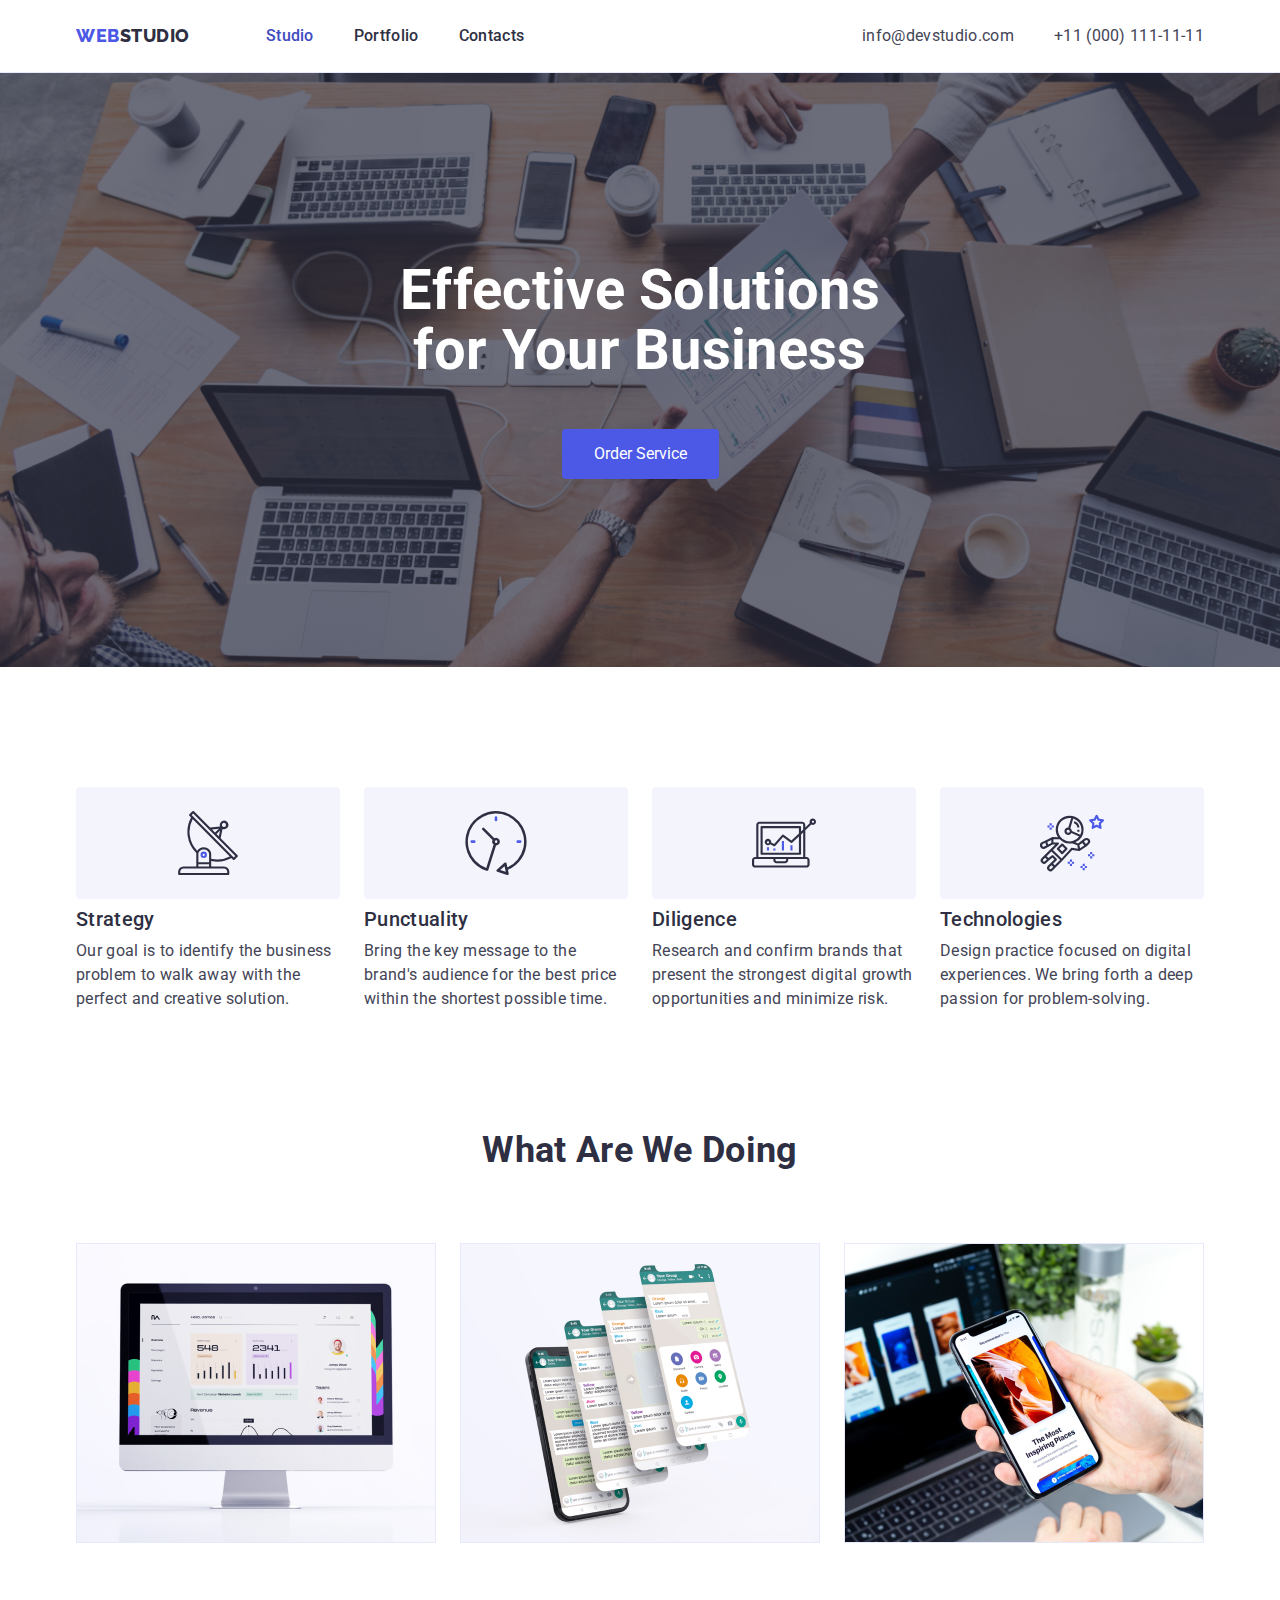
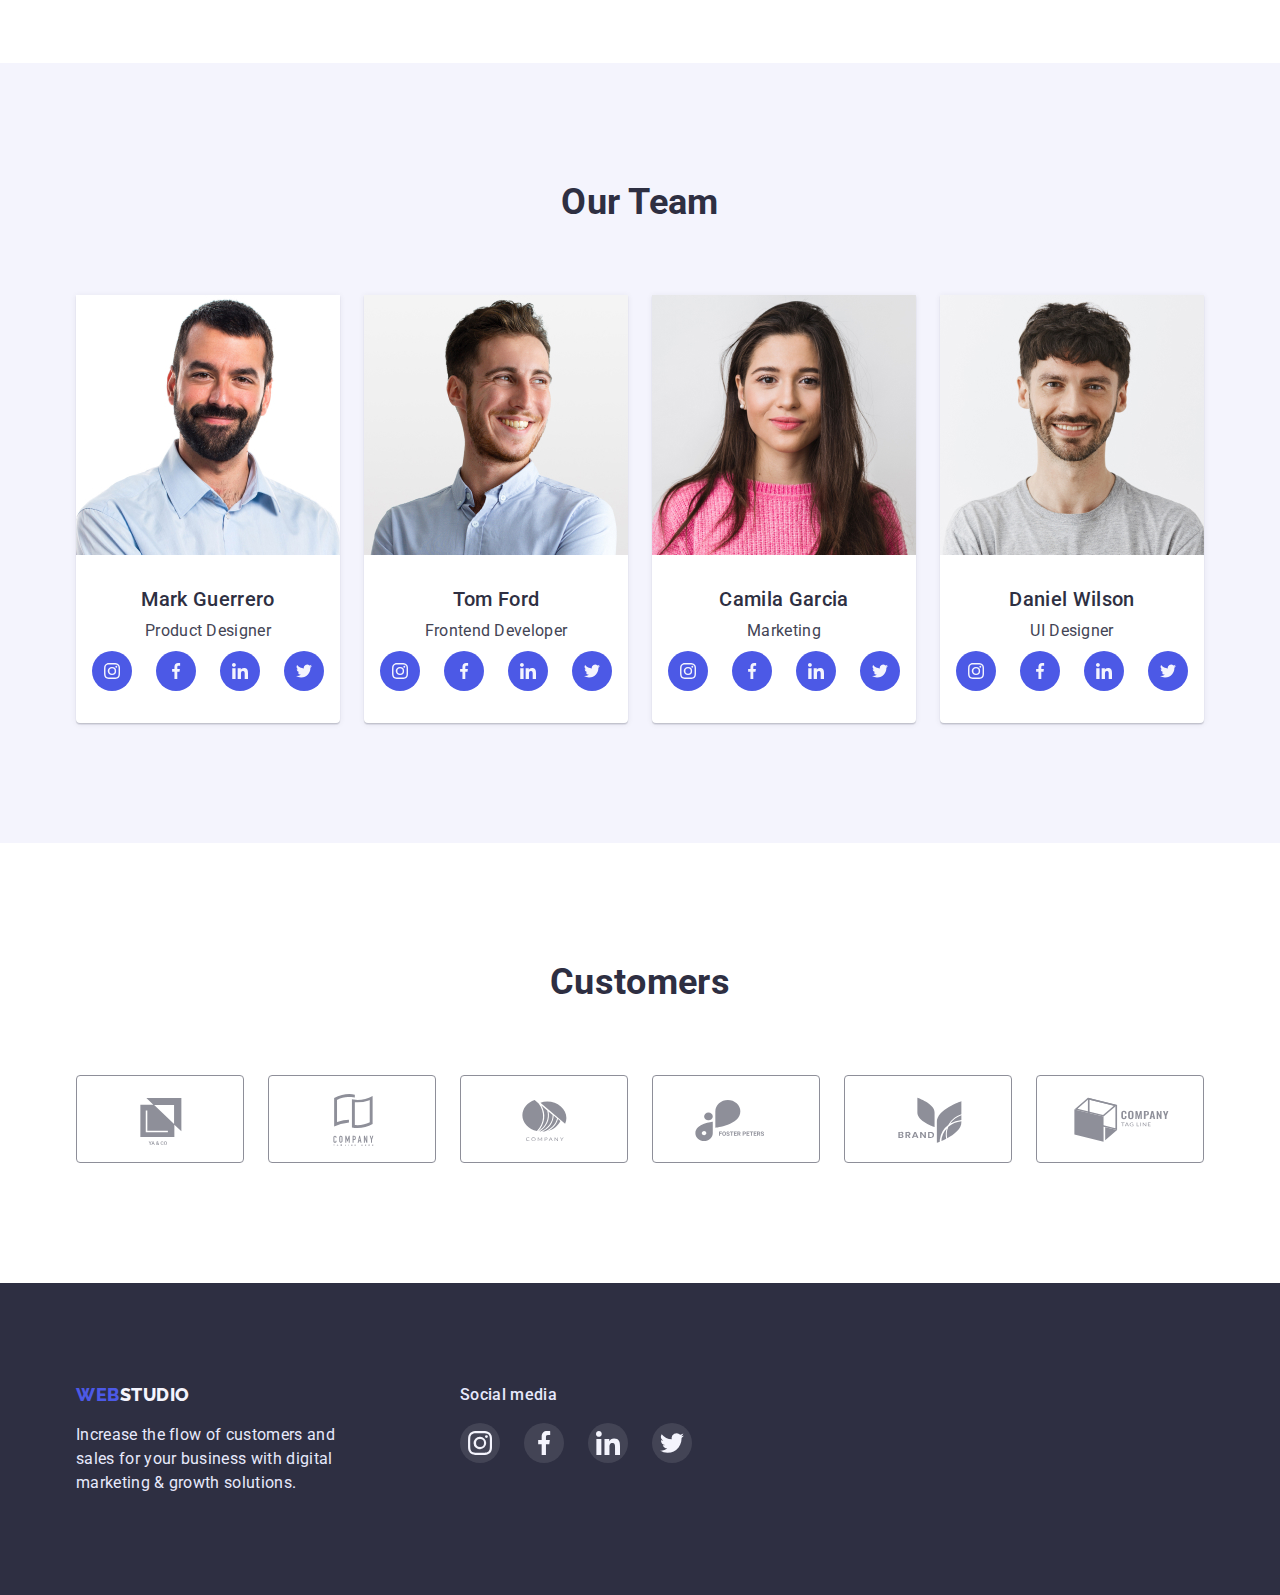
<file: index.html>
<!DOCTYPE html>
<html lang="en">
  <head>
    <meta charset="UTF-8" />
    <meta http-equiv="X-UA-Compatible" content="IE=edge" />
    <meta name="viewport" content="width=device-width, initial-scale=1.0" />

    <!-- Title -->
    <title>WebStudio</title>

    <!-- Fonts -->
    <link rel="preconnect" href="https://fonts.googleapis.com" />
    <link rel="preconnect" href="https://fonts.gstatic.com" crossorigin />
    <link
      href="https://fonts.googleapis.com/css2?family=Roboto:wght@400;500;700&family=Raleway:wght@800&display=swap"
      rel="stylesheet"
    />

    <!-- Styles -->
    <link
      rel="stylesheet"
      href="https://cdn.jsdelivr.net/npm/modern-normalize@1.1.0/modern-normalize.min.css"
    />
    <link rel="stylesheet" href="./css/styles.css" />
  </head>

  <body>
    <header class="header">
      <div class="container">
        <nav class="nav">
          <a href="./index.html" class="logo link"> <span>Web</span>Studio </a>
          <ul class="nav-list list">
            <li class="nav-item">
              <a class="nav-link link current" href="./index.html">Studio</a>
            </li>
            <li class="nav-item">
              <a class="nav-link link" href="./portfolio.html">Portfolio</a>
            </li>
            <li class="nav-item">
              <a class="nav-link link" href="">Contacts</a>
            </li>
          </ul>
        </nav>

        <address class="address">
          <ul class="address-list list">
            <li class="address-item">
              <a class="address-link link" href="mailto:info@devstudio.com"
                >info@devstudio.com</a
              >
            </li>
            <li class="address-item">
              <a class="address-link link" href="tel:+110001111111"
                >+11 (000) 111-11-11</a
              >
            </li>
          </ul>
        </address>
      </div>
    </header>

    <main>
      <!-- Hero -->
      <section class="hero">
        <div class="container">
          <h1 class="hero-title text-centered">
            Effective Solutions for Your Business
          </h1>
          <button type="button" class="hero-button">Order Service</button>
        </div>
      </section>

      <!-- Our benefits -->
      <section class="benefits section">
        <div class="container">
          <h2 class="section-title visually-hidden">Our benefits</h2>
          <ul class="benefits-list list">
            <li class="benefits-item">
              <div class="benefits-icon-wrapper">
                <svg class="benefits-icon">
                  <use href="./images/sprite.svg#antenna"></use>
                </svg>
              </div>
              <h3 class="benefits-subtitle">Strategy</h3>
              <p class="benefits-text">
                Our goal is to identify the business problem to walk away with
                the perfect and creative solution.
              </p>
            </li>
            <li class="benefits-item">
              <div class="benefits-icon-wrapper">
                <svg class="benefits-icon">
                  <use href="./images/sprite.svg#clock"></use>
                </svg>
              </div>
              <h3 class="benefits-subtitle">Punctuality</h3>
              <p class="benefits-text">
                Bring the key message to the brand's audience for the best price
                within the shortest possible time.
              </p>
            </li>
            <li class="benefits-item">
              <div class="benefits-icon-wrapper">
                <svg class="benefits-icon">
                  <use href="./images/sprite.svg#diagram"></use>
                </svg>
              </div>
              <h3 class="benefits-subtitle">Diligence</h3>
              <p class="benefits-text">
                Research and confirm brands that present the strongest digital
                growth opportunities and minimize risk.
              </p>
            </li>
            <li class="benefits-item">
              <div class="benefits-icon-wrapper">
                <svg class="benefits-icon">
                  <use href="./images/sprite.svg#astronaut"></use>
                </svg>
              </div>
              <h3 class="benefits-subtitle">Technologies</h3>
              <p class="benefits-text">
                Design practice focused on digital experiences. We bring forth a
                deep passion for problem-solving.
              </p>
            </li>
          </ul>
        </div>
      </section>

      <!-- What are we doing -->
      <section class="illustrations">
        <div class="container">
          <h2 class="section-title text-centered">What are we doing</h2>
          <ul class="illustrations-list list">
            <li class="illustrations-item">
              <img
                src="./images/desctop.jpg"
                alt="Desctop solutions"
                width="360"
              />
            </li>
            <li class="illustrations-item">
              <img
                src="./images/mobile.jpg"
                alt="Mobile solutions"
                width="360"
              />
            </li>
            <li class="illustrations-item">
              <img
                src="./images/interaction.jpg"
                alt="Desctop and mobile interaction"
                width="360"
              />
            </li>
          </ul>
        </div>
      </section>

      <!-- Our team -->
      <section class="team section">
        <div class="container">
          <h2 class="section-title text-centered">Our Team</h2>
          <ul class="team-list list">
            <li class="team-list-item text-centered">
              <img
                src="./images/markguerrero.jpg"
                alt="Product designer Mark Guerrero"
                width="264"
              />
              <div class="team-item-thumb">
                <h3 class="team-subtitle">Mark Guerrero</h3>
                <p class="team-item-text">Product Designer</p>
                <ul class="social-list list">
                  <li class="social-item">
                    <a href="" class="social-link">
                      <svg class="social-icon">
                        <use href="./images/sprite.svg#instagram"></use>
                      </svg>
                    </a>
                  </li>
                  <li class="social-item">
                    <a href="" class="social-link">
                      <svg class="social-icon">
                        <use href="./images/sprite.svg#facebook"></use>
                      </svg>
                    </a>
                  </li>
                  <li class="social-item">
                    <a href="" class="social-link">
                      <svg class="social-icon">
                        <use href="./images/sprite.svg#linkedin"></use>
                      </svg>
                    </a>
                  </li>
                  <li class="social-item">
                    <a href="" class="social-link">
                      <svg class="social-icon">
                        <use href="./images/sprite.svg#twitter"></use>
                      </svg>
                    </a>
                  </li>
                </ul>
              </div>
            </li>
            <li class="team-list-item text-centered">
              <img
                src="./images/tomford.jpg"
                alt="Frontend Developer Tom Ford"
                width="264"
              />
              <div class="team-item-thumb">
                <h3 class="team-subtitle">Tom Ford</h3>
                <p class="team-item-text">Frontend Developer</p>
                <ul class="social-list list">
                  <li class="social-item">
                    <a href="" class="social-link">
                      <svg class="social-icon">
                        <use href="./images/sprite.svg#instagram"></use>
                      </svg>
                    </a>
                  </li>
                  <li class="social-item">
                    <a href="" class="social-link">
                      <svg class="social-icon">
                        <use href="./images/sprite.svg#facebook"></use>
                      </svg>
                    </a>
                  </li>
                  <li class="social-item">
                    <a href="" class="social-link">
                      <svg class="social-icon">
                        <use href="./images/sprite.svg#linkedin"></use>
                      </svg>
                    </a>
                  </li>
                  <li class="social-item">
                    <a href="" class="social-link">
                      <svg class="social-icon">
                        <use href="./images/sprite.svg#twitter"></use>
                      </svg>
                    </a>
                  </li>
                </ul>
              </div>
            </li>
            <li class="team-list-item text-centered">
              <img
                src="./images/camilagarcia.jpg"
                alt="Marketing Camila Garcia"
                width="264"
              />
              <div class="team-item-thumb">
                <h3 class="team-subtitle">Camila Garcia</h3>
                <p class="team-item-text">Marketing</p>
                <ul class="social-list list">
                  <li class="social-item">
                    <a href="" class="social-link">
                      <svg class="social-icon">
                        <use href="./images/sprite.svg#instagram"></use>
                      </svg>
                    </a>
                  </li>
                  <li class="social-item">
                    <a href="" class="social-link">
                      <svg class="social-icon">
                        <use href="./images/sprite.svg#facebook"></use>
                      </svg>
                    </a>
                  </li>
                  <li class="social-item">
                    <a href="" class="social-link">
                      <svg class="social-icon">
                        <use href="./images/sprite.svg#linkedin"></use>
                      </svg>
                    </a>
                  </li>
                  <li class="social-item">
                    <a href="" class="social-link">
                      <svg class="social-icon">
                        <use href="./images/sprite.svg#twitter"></use>
                      </svg>
                    </a>
                  </li>
                </ul>
              </div>
            </li>
            <li class="team-list-item text-centered">
              <img
                src="./images/danielwilson.jpg"
                alt="UI Designer Daniel Wilson"
                width="264"
              />
              <div class="team-item-thumb">
                <h3 class="team-subtitle">Daniel Wilson</h3>
                <p class="team-item-text">UI Designer</p>
                <ul class="social-list list">
                  <li class="social-item">
                    <a href="" class="social-link">
                      <svg class="social-icon">
                        <use href="./images/sprite.svg#instagram"></use>
                      </svg>
                    </a>
                  </li>
                  <li class="social-item">
                    <a href="" class="social-link">
                      <svg class="social-icon">
                        <use href="./images/sprite.svg#facebook"></use>
                      </svg>
                    </a>
                  </li>
                  <li class="social-item">
                    <a href="" class="social-link">
                      <svg class="social-icon">
                        <use href="./images/sprite.svg#linkedin"></use>
                      </svg>
                    </a>
                  </li>
                  <li class="social-item">
                    <a href="" class="social-link">
                      <svg class="social-icon">
                        <use href="./images/sprite.svg#twitter"></use>
                      </svg>
                    </a>
                  </li>
                </ul>
              </div>
            </li>
          </ul>
        </div>
      </section>

      <!-- Customers -->
      <section class="customers section">
        <div class="container">
          <h2 class="customers-title section-title text-centered">Customers</h2>
          <ul class="customers-list list">
            <li class="customer-item">
              <a class="customer-link" href="">
                <svg class="customer-icon">
                  <use href="./images/sprite.svg#logo_ya_co"></use>
                </svg>
              </a>
            </li>
            <li class="customer-item">
              <a class="customer-link" href="">
                <svg class="customer-icon">
                  <use
                    href="./images/sprite.svg#logo_company_taglinehere"
                  ></use>
                </svg>
              </a>
            </li>
            <li class="customer-item">
              <a class="customer-link" href="">
                <svg class="customer-icon">
                  <use href="./images/sprite.svg#logo_company"></use>
                </svg>
              </a>
            </li>

            <li class="customer-item">
              <a class="customer-link" href="">
                <svg class="customer-icon">
                  <use href="./images/sprite.svg#logo_foster_peters"></use>
                </svg>
              </a>
            </li>
            <li class="customer-item">
              <a class="customer-link" href="">
                <svg class="customer-icon">
                  <use href="./images/sprite.svg#logo_brand"></use>
                </svg>
              </a>
            </li>
            <li class="customer-item">
              <a class="customer-link" href="">
                <svg class="customer-icon">
                  <use href="./images/sprite.svg#logo_company_tag_line"></use>
                </svg>
              </a>
            </li>
          </ul>
        </div>
      </section>
    </main>

    <!-- Footer -->
    <footer class="footer">
      <div class="container">
        <div class="footer-content">
          <a class="logo link" href="./index.html"> <span>Web</span>Studio </a>
          <p class="footer-text">
            Increase the flow of customers and sales for your business with
            digital marketing &amp; growth solutions.
          </p>
        </div>
        <div class="footer-socials">
          <p>Social media</p>
          <ul class="social-list list">
            <li class="social-item">
              <a href="" class="social-link">
                <svg class="social-icon">
                  <use href="./images/sprite.svg#instagram"></use>
                </svg>
              </a>
            </li>
            <li class="social-item">
              <a href="" class="social-link">
                <svg class="social-icon">
                  <use href="./images/sprite.svg#facebook"></use>
                </svg>
              </a>
            </li>
            <li class="social-item">
              <a href="" class="social-link">
                <svg class="social-icon">
                  <use href="./images/sprite.svg#linkedin"></use>
                </svg>
              </a>
            </li>
            <li class="social-item">
              <a href="" class="social-link">
                <svg class="social-icon">
                  <use href="./images/sprite.svg#twitter"></use>
                </svg>
              </a>
            </li>
          </ul>
        </div>
      </div>
    </footer>
  </body>
</html>
</file>
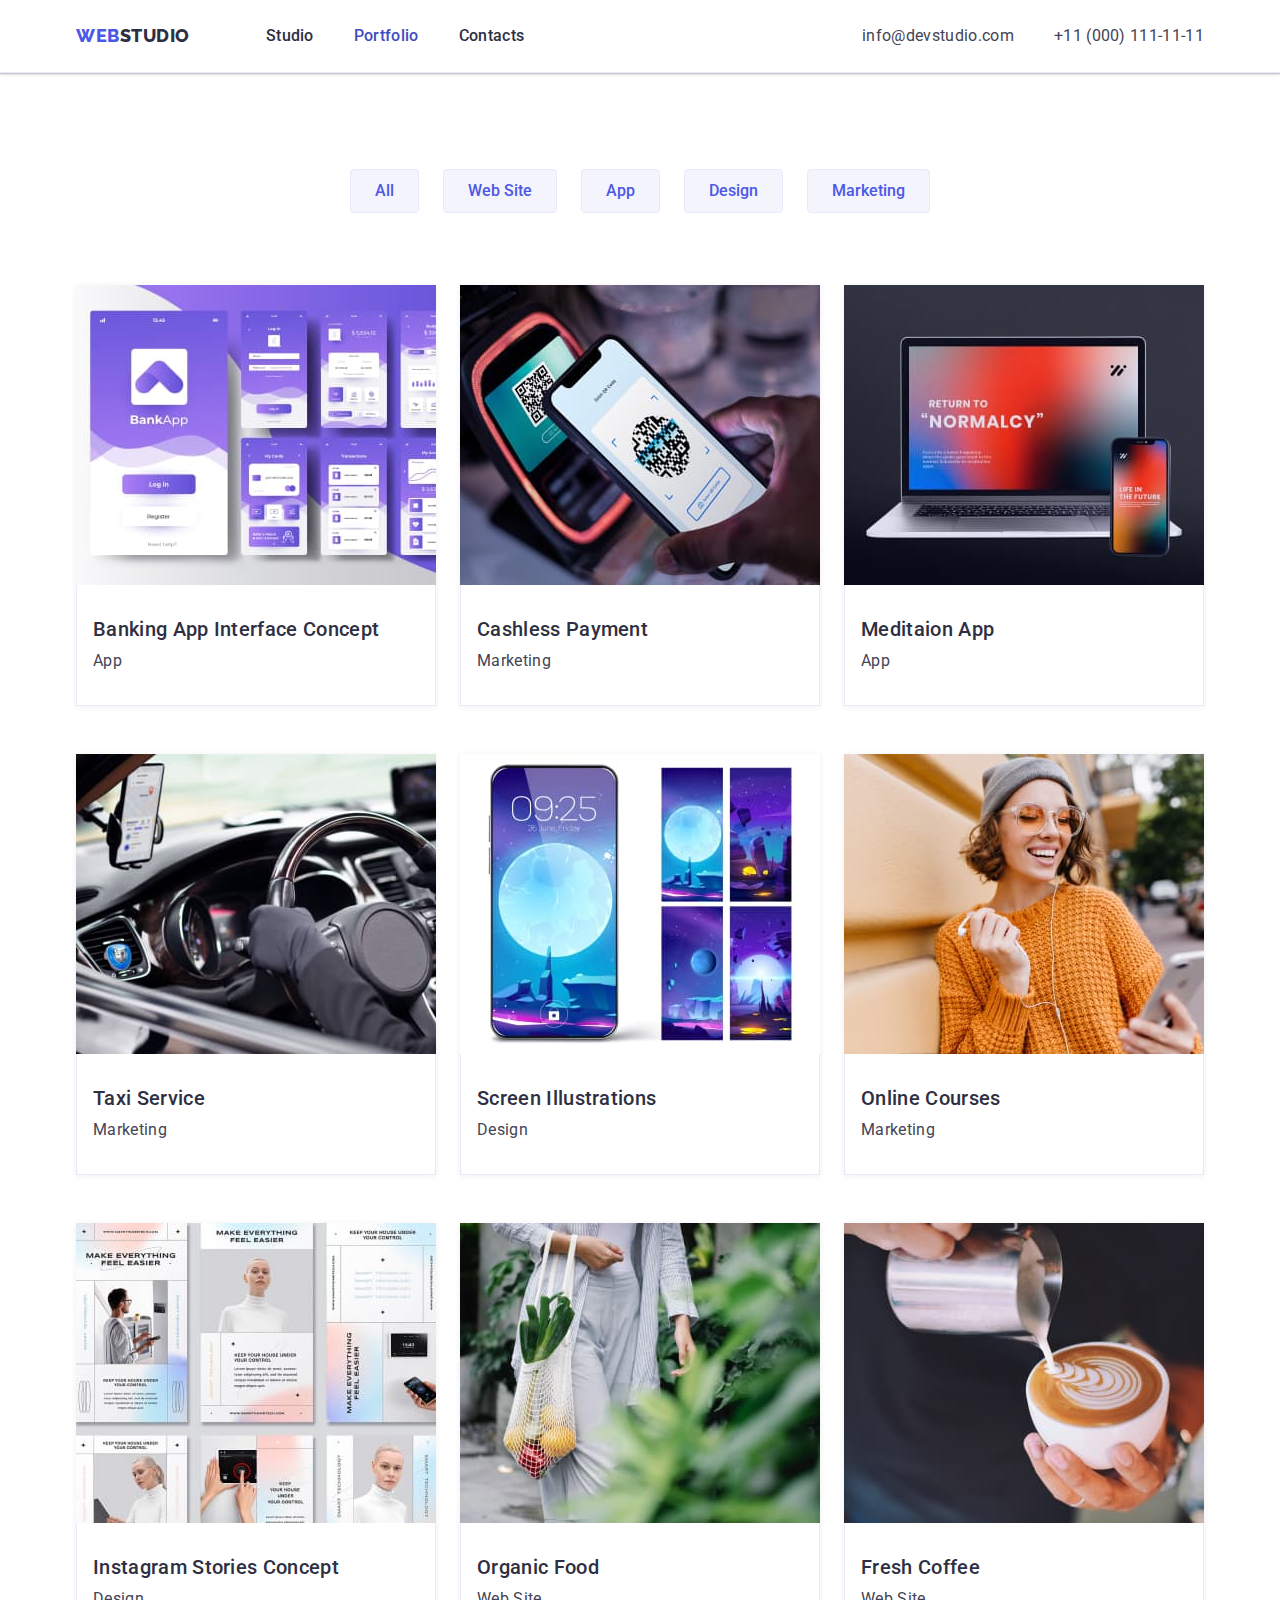
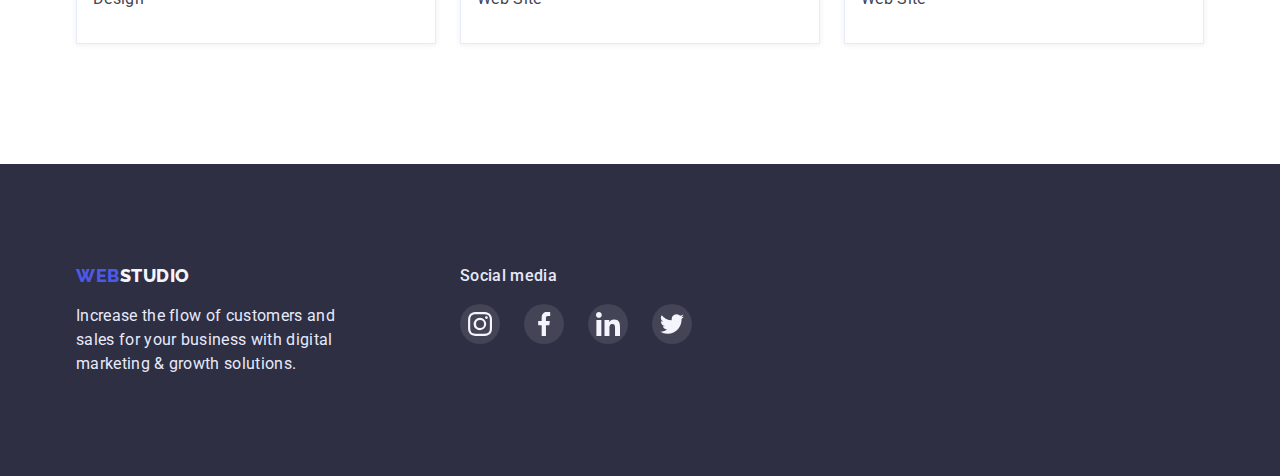
<file: portfolio.html>
<!DOCTYPE html>
<html lang="en">
  <head>
    <meta charset="UTF-8" />
    <meta http-equiv="X-UA-Compatible" content="IE=edge" />
    <meta name="viewport" content="width=device-width, initial-scale=1.0" />
    <!-- Title -->
    <title>WebStudio</title>
    <!-- Fonts -->
    <link rel="preconnect" href="https://fonts.googleapis.com" />
    <link rel="preconnect" href="https://fonts.gstatic.com" crossorigin />
    <link
      href="https://fonts.googleapis.com/css2?family=Roboto:wght@400;500;700&family=Raleway:wght@800&display=swap"
      rel="stylesheet"
    />
    <!-- Styles -->
    <link
      rel="stylesheet"
      href="https://cdn.jsdelivr.net/npm/modern-normalize@1.1.0/modern-normalize.min.css"
    />
    <link rel="stylesheet" href="./css/styles.css" />
  </head>

  <body>
    <header class="header">
      <div class="container">
        <nav class="nav">
          <a href="./index.html" class="logo link"> <span>Web</span>Studio </a>
          <ul class="nav-list list">
            <li class="nav-item">
              <a class="nav-link link" href="./index.html">Studio</a>
            </li>
            <li class="nav-item">
              <a class="nav-link link current" href="./portfolio.html"
                >Portfolio</a
              >
            </li>
            <li class="nav-item">
              <a class="nav-link link" href="">Contacts</a>
            </li>
          </ul>
        </nav>

        <address class="address">
          <ul class="address-list list">
            <li class="address-item">
              <a class="address-link link" href="mailto:info@devstudio.com"
                >info@devstudio.com</a
              >
            </li>
            <li class="address-item">
              <a class="address-link link" href="tel:+110001111111"
                >+11 (000) 111-11-11</a
              >
            </li>
          </ul>
        </address>
      </div>
    </header>
    <main>
      <section class="portfolio">
        <div class="container">
          <h1 class="porfolio-title visually-hidden">Our Portfolio</h1>

          <!-- Filters -->
          <ul class="filter-list list">
            <li class="filter-item">
              <button type="button" class="filter-button button">All</button>
            </li>
            <li class="filter-item">
              <button type="button" class="filter-button button">
                Web Site
              </button>
            </li>
            <li class="filter-item">
              <button type="button" class="filter-button button">App</button>
            </li>
            <li class="filter-item">
              <button type="button" class="filter-button button">Design</button>
            </li>
            <li class="filter-item">
              <button type="button" class="filter-button button">
                Marketing
              </button>
            </li>
          </ul>

          <!-- Our work -->
          <ul class="projects-list list">
            <li class="project-card">
              <a class="card-link link" href="">
                <img
                  class="card-image"
                  src="./images/businesscards.jpg"
                  alt="Digital desktop with business cards"
                  width="360"
                  height="300"
                />
                <div class="card-thumb">
                  <h2 class="card-subtitle">Banking App Interface Concept</h2>
                  <p class="card-text">App</p>
                </div>
              </a>
            </li>
            <li class="project-card">
              <a class="card-link link" href="">
                <img
                  class="card-image"
                  src="./images/paywithphone.jpg"
                  alt="A person pays with a smartphone"
                  width="360"
                  height="300"
                />
                <div class="card-thumb">
                  <h2 class="card-subtitle">Cashless Payment</h2>
                  <p class="card-text">Marketing</p>
                </div>
              </a>
            </li>
            <li class="project-card">
              <a class="card-link link" href="">
                <img
                  class="card-image"
                  src="./images/relaxingscreen.jpg"
                  alt="Relaxing screen theme on various devices"
                  width="360"
                  height="300"
                />
                <div class="card-thumb">
                  <h2 class="card-subtitle">Meditaion App</h2>
                  <p class="card-text">App</p>
                </div>
              </a>
            </li>
            <li class="project-card">
              <a class="card-link link" href="">
                <img
                  class="card-image"
                  src="./images/steeringwheel.jpg"
                  alt="A person holds the steering wheel in a superior automobile"
                  width="360"
                  height="300"
                />
                <div class="card-thumb">
                  <h2 class="card-subtitle">Taxi Service</h2>
                  <p class="card-text">Marketing</p>
                </div>
              </a>
            </li>
            <li class="project-card">
              <a class="card-link link" href="">
                <img
                  class="card-image"
                  src="./images/screenillstrations.jpg"
                  alt="Nice different screen illustrations on a smartphone"
                  width="360"
                  height="300"
                />
                <div class="card-thumb">
                  <h2 class="card-subtitle">Screen Illustrations</h2>
                  <p class="card-text">Design</p>
                </div>
              </a>
            </li>
            <li class="project-card">
              <a class="card-link link" href="">
                <img
                  class="card-image"
                  src="./images/girlwithearbuds.jpg"
                  alt="A girl with earbuds"
                  width="360"
                  height="300"
                />
                <div class="card-thumb">
                  <h2 class="card-subtitle">Online Courses</h2>
                  <p class="card-text">Marketing</p>
                </div>
              </a>
            </li>
            <li class="project-card">
              <a class="card-link link" href="">
                <img
                  class="card-image"
                  src="./images/instacards.jpg"
                  alt="Cards with gorgeous people and different digital devices"
                  width="360"
                  height="300"
                />
                <div class="card-thumb">
                  <h2 class="card-subtitle">Instagram Stories Concept</h2>
                  <p class="card-text">Design</p>
                </div>
              </a>
            </li>
            <li class="project-card">
              <a class="card-link link" href="">
                <img
                  class="card-image"
                  src="./images/netbagfruits.jpg"
                  alt="A young woman with fruits and vegetables in a net bag"
                  width="360"
                  height="300"
                />
                <div class="card-thumb">
                  <h2 class="card-subtitle">Organic Food</h2>
                  <p class="card-text">Web Site</p>
                </div>
              </a>
            </li>
            <li class="project-card">
              <a class="card-link link" href="">
                <img
                  class="card-image"
                  src="./images/coffee.jpg"
                  alt="A barista pours milk into a cup of coffee"
                  width="360"
                  height="300"
                />
                <div class="card-thumb">
                  <h2 class="card-subtitle">Fresh Coffee</h2>
                  <p class="card-text">Web Site</p>
                </div>
              </a>
            </li>
          </ul>
        </div>
      </section>
    </main>

    <footer class="footer">
      <div class="container">
        <div class="footer-content">
          <a class="logo link" href="./index.html"> <span>Web</span>Studio </a>
          <p class="footer-text">
            Increase the flow of customers and sales for your business with
            digital marketing &amp; growth solutions.
          </p>
        </div>
        <div class="footer-socials">
          <p>Social media</p>
          <ul class="social-list list">
            <li class="social-item">
              <a href="" class="social-link">
                <svg class="social-icon">
                  <use href="./images/sprite.svg#instagram"></use>
                </svg>
              </a>
            </li>
            <li class="social-item">
              <a href="" class="social-link">
                <svg class="social-icon">
                  <use href="./images/sprite.svg#facebook"></use>
                </svg>
              </a>
            </li>
            <li class="social-item">
              <a href="" class="social-link">
                <svg class="social-icon">
                  <use href="./images/sprite.svg#linkedin"></use>
                </svg>
              </a>
            </li>
            <li class="social-item">
              <a href="" class="social-link">
                <svg class="social-icon">
                  <use href="./images/sprite.svg#twitter"></use>
                </svg>
              </a>
            </li>
          </ul>
        </div>
      </div>
    </footer>
  </body>
</html>
</file>
<file: css/styles.css>
:root {
  /* IRIS */
  --color-primary-brand: #4c59e6;
  /* OCEAN */
  --color-pressed-state: #404bbf;
  /* NAVY BLUE */
  --color-dark: #2e2f42;
  /* GREEN */
  --color-success: #31d0aa;
  /* SLATE */
  --color-text: #434455;
  /* LIGHT SLATE */
  --color-subtle-text: #8e8f99;
  /* CORNFLOWER */
  --color-accent: #e7e9fc;
  /* CLOUD */
  --color-light: #f4f4fd;
  /* NAVY BLUE MODAL*/
  --color-modal-overlay: rgba(46, 47, 66, 0.4);
  /* GREY */
  --color-hero-background: rgba(46, 47, 66, 0.7);
  /* WHITE */
  --color-white: #fff;
}

/* #region Reset */
body {
  color: var(--color-text);
  font-family: 'Roboto', sans-serif;
  font-size: 16px;
  line-height: 1.5;
  letter-spacing: 0.02em;
  background-color: var(--color-white);
}

h1,
h2,
h3,
h4,
h5,
h6,
p {
  margin-top: 0;
  margin-bottom: 0;
}

img {
  display: block;
}

button {
  cursor: pointer;
  color: inherit;
  border: none;
}

.list {
  list-style: none;
  padding: 0;
  margin: 0;
}

.link {
  text-decoration: none;
  color: inherit;
}

img {
  display: block;
  max-width: 100%;
  height: auto;
}

address {
  font-style: normal;
}

/* #endregion */

/* #region Components */
.container {
  max-width: 1158px;
  padding: 0 15px;
  margin: 0 auto;
}

.text-centered {
  text-align: center;
}

.section {
  padding-top: 120px;
  padding-bottom: 120px;
}

.section-title {
  font-size: 36px;
  line-height: 1.11;
  text-transform: capitalize;
  color: var(--color-dark);
  margin-bottom: 72px;
}

.social-list {
  display: flex;
  justify-content: center;
  align-items: center;
  gap: 24px;
}
.social-item {
  width: 40px;
  height: 40px;
}
.social-link {
  display: flex;
  justify-content: center;
  align-items: center;
  fill: var(--color-light);
  width: 100%;
  height: 100%;
  border-radius: 50%;
}

.social-icon {
  width: 16px;
  height: 16px;
}
/* #endregion */

/* #region Utility */
.visually-hidden {
  position: absolute;
  width: 1px;
  height: 1px;
  margin: -1px;
  border: 0;
  padding: 0;
  white-space: nowrap;
  clip-path: inset(100%);
  clip: rect(0 0 0 0);
  overflow: hidden;
}

/* #endregion */

/* #region Header */
.header {
  border-bottom: 1px solid var(--color-accent);
  box-shadow: 0px 2px 1px rgba(46, 47, 66, 0.08),
    0px 1px 1px rgba(46, 47, 66, 0.16), 0px 1px 6px rgba(46, 47, 66, 0.08);
}

.header .container {
  display: flex;
  align-items: center;
}

.header .link {
  padding-top: 24px;
  padding-bottom: 24px;
}

.header .link:hover,
.header .link:focus,
.current {
  color: var(--color-pressed-state);
}

.nav {
  display: flex;
  align-items: center;
  color: var(--color-dark);
  margin-right: auto;
}

.logo {
  display: inline-block;
  font-family: 'Raleway', sans-serif;
  font-weight: 800;
  font-size: 18px;
  line-height: 1.33;
  text-transform: uppercase;
  letter-spacing: 0.03em;
}

.logo > span {
  color: var(--color-primary-brand);
}

.nav .logo {
  margin-right: 76px;
}

.nav-list {
  display: flex;
  align-items: center;
  gap: 40px;
}

.nav-item {
  font-weight: 500;
}

.nav-link {
  display: block;
}

.address-list {
  display: flex;
  align-items: center;
  gap: 40px;
}

/* #endregion */

/* #region Footer */
.footer {
  color: var(--color-accent);
  background-color: var(--color-dark);
  padding-top: 100px;
  padding-bottom: 100px;
}

.footer .container {
  display: flex;
  gap: 120px;
}

.footer-content {
  width: 264px;
}

.footer-socials {
  font-weight: 500;
}

.footer-socials > p {
  margin-bottom: 16px;
}

.footer-socials .social-link {
  background-color: rgba(255, 255, 255, 0.1);
}

.footer-socials .social-link:hover,
.footer-socials .social-link:focus {
  background-color: var(--color-success);
}

.footer .social-icon {
  width: 24px;
  height: 24px;
}

.footer .logo {
  color: var(--color-light);
  margin-bottom: 16px;
}

/* #endregion */

/* #region Hero */
.hero {
  max-width: 1440px;
  color: var(--color-white);
  background-color: rgba(46, 47, 66, 0.7);
  background-image: linear-gradient(
      rgba(46, 47, 66, 0.7),
      rgba(46, 47, 66, 0.7)
    ),
    url('../images/people-office.jpg');
  background-repeat: no-repeat;
  background-size: cover;
  padding-top: 188px;
  padding-bottom: 188px;
  margin-left: auto;
  margin-right: auto;
}

.hero-title {
  width: 500px;
  font-size: 56px;
  line-height: 1.07;
  margin-left: auto;
  margin-right: auto;
  margin-bottom: 48px;
}

.hero-button {
  display: block;
  background-color: var(--color-primary-brand);
  border-radius: 4px;
  padding: 16px 32px 16px 32px;
  margin-left: auto;
  margin-right: auto;
}

.hero-button:hover,
.hero-button:focus {
  background-color: var(--color-pressed-state);
}

/* #endregion */

/* #region Benefits */
.benefits-list {
  display: flex;
  align-items: center;
  gap: 24px;
}

.benefits-item {
  flex-basis: 264px;
}

.benefits-icon-wrapper {
  display: flex;
  justify-content: center;
  align-items: center;
  height: 112px;
  background-color: var(--color-light);
  background-image: url();
  border-radius: 4px;
  margin-bottom: 8px;
}

.benefits-icon {
  width: 64px;
  height: 64px;
}

.benefits-subtitle {
  font-weight: 500;
  font-size: 20px;
  line-height: 1.2;
  color: var(--color-dark);
  margin-bottom: 8px;
}

/* #endregion */

/* #region Illustrations*/
.illustrations {
  padding-bottom: 120px;
}

.illustrations-list {
  display: flex;
  align-items: center;
  gap: 24px;
}

/* #endregion */

/* #region Our team */
.team {
  background-color: var(--color-light);
}

.team-list {
  display: flex;
  align-items: center;
  gap: 24px;
}

.team-list-item {
  background-color: var(--color-white);
  box-shadow: 0px 1px 6px rgba(46, 47, 66, 0.08),
    0px 1px 1px rgba(46, 47, 66, 0.16), 0px 2px 1px rgba(46, 47, 66, 0.08);
  border-radius: 0px 0px 4px 4px;
}

.team-subtitle {
  font-weight: 500;
  font-size: 20px;
  line-height: 1.2;
  color: var(--color-dark);
  margin-bottom: 8px;
}

.team-item-thumb {
  padding-top: 32px;
  padding-bottom: 32px;
}

.team-item-text {
  margin-bottom: 8px;
}

.team .social-link {
  background-color: var(--color-primary-brand);
}

.team .social-link:hover,
.team .social-link:focus {
  background-color: var(--color-pressed-state);
}

/* #endregion */

/* #region Customers */
.customers-title {
  text-transform: capitalize;
}

.customers-list {
  display: flex;
  gap: 24px;
}

.customer-item {
  width: 168px;
  height: 88px;
}

.customer-link {
  display: flex;
  justify-content: center;
  align-items: center;
  fill: var(--color-subtle-text);
  width: 100%;
  height: 88px;
  border: 1px solid var(--color-subtle-text);
  border-radius: 4px;
}

.customer-link:hover,
.customer-link:focus {
  fill: var(--color-pressed-state);
  border-color: var(--color-pressed-state);
}

.customer-icon {
  width: 104px;
  height: 56px;
}

/* #endregion */

/* #region Portfolio */
.portfolio {
  padding-top: 96px;
  padding-bottom: 120px;
}

.filter-list {
  display: flex;
  justify-content: center;
  align-items: center;
  gap: 24px;
  margin-bottom: 72px;
}

.filter-button {
  font-weight: 500;
  color: var(--color-primary-brand);
  background-color: var(--color-light);
  padding: 12px 24px 12px 24px;
  border: 1px solid #e7e9fc;
  border-radius: 4px;
}

.filter-button:hover,
.filter-button:focus {
  color: var(--color-white);
  background-color: var(--color-pressed-state);
  border-color: transparent;
  box-shadow: 0px 3px 1px rgba(0, 0, 0, 0.1), 0px 2px 1px rgba(0, 0, 0, 0.08),
    0px 2px 2px rgba(0, 0, 0, 0.12);
}

.projects-list {
  display: flex;
  align-items: center;
  flex-wrap: wrap;
  gap: 48px 24px;
}

.card-link {
  display: block;
  box-shadow: 0px 1px 6px rgba(46, 47, 66, 0.08);
}

.card-link:hover,
.card-link:focus {
  box-shadow: 0px 1px 6px rgba(46, 47, 66, 0.08),
    0px 1px 1px rgba(46, 47, 66, 0.16), 0px 2px 1px rgba(46, 47, 66, 0.08);
}

.card-thumb {
  border-left: 1px solid var(--color-accent);
  border-right: 1px solid var(--color-accent);
  border-bottom: 1px solid var(--color-accent);
  padding-top: 32px;
  padding-bottom: 32px;
  padding-left: 16px;
}

.card-subtitle {
  font-weight: 500;
  font-size: 20px;
  line-height: 1.2;
  color: var(--color-dark);
  margin-bottom: 8px;
}

/* #endregion */
</file>
